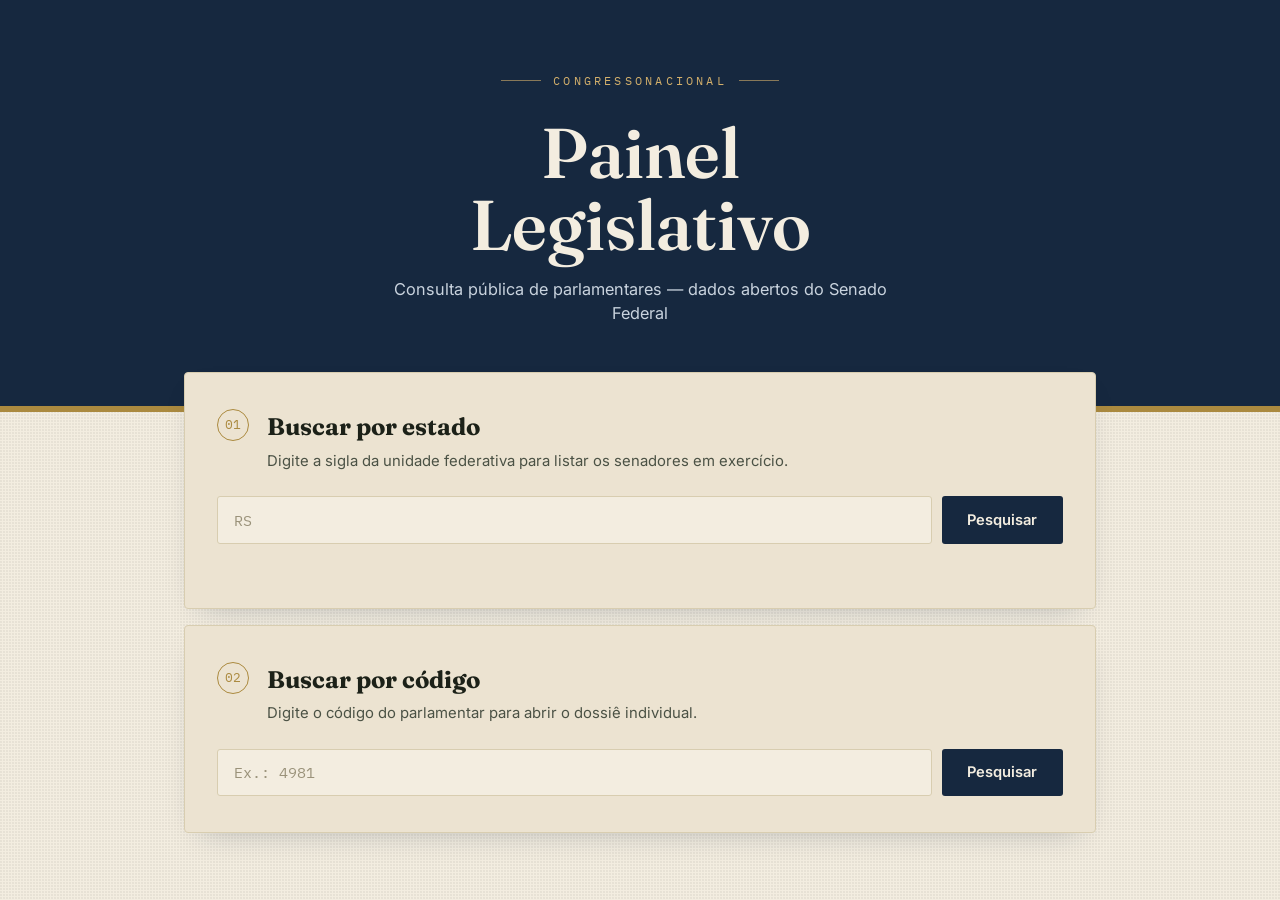
<file: index.html>
<!DOCTYPE html>
<html lang="pt-BR">

<head>

    <meta charset="UTF-8">
    <meta name="viewport" content="width=device-width, initial-scale=1.0">

    <title>Painel Legislativo — Senado Federal</title>

    <link rel="preconnect" href="https://fonts.googleapis.com">
    <link rel="preconnect" href="https://fonts.gstatic.com" crossorigin>

    <link href="https://fonts.googleapis.com/css2?family=Fraunces:opsz,wght@9..144,400;9..144,600;9..144,700&family=IBM+Plex+Mono:wght@400;500;600&family=Inter:wght@400;500;600&display=swap" rel="stylesheet">

    <link rel="stylesheet" href="css/busca.css">
    <link rel="stylesheet" href="css/geral.css">
    <link rel="stylesheet" href="css/parlamentares.css">
    <link rel="stylesheet" href="css/topo.css">

</head>


<body>

    <header class="topo">

        <div class="topo-selo">

            <span class="selo-linha"></span>

            <span class="selo-texto">
                CongressoNacional
            </span>

            <span class="selo-linha"></span>

        </div>


        <h1 class="titulo">
            Painel<br>Legislativo
        </h1>


        <p class="subtitulo">
            Consulta pública de parlamentares — dados abertos do Senado Federal
        </p>

    </header>



    <main>

        <!-- BUSCA POR ESTADO -->

        <section class="bloco">

            <div class="bloco-cabecalho">

                <span class="bloco-indice">01</span>

                <div>

                    <h2>Buscar por estado</h2>

                    <p>
                        Digite a sigla da unidade federativa para listar os senadores em exercício.
                    </p>

                </div>

            </div>


            <form class="form-busca" id="form-uf">

                <input
                    id="estado"
                    type="text"
                    maxlength="2"
                    placeholder="RS"
                    autocomplete="off"
                >

                <button type="submit">
                    Pesquisar
                </button>

            </form>


            <p class="status" id="status-uf" hidden></p>

            <div
                class="grade-fichas"
                id="resultados-uf">
            </div>

        </section>



        <!-- BUSCA POR CÓDIGO -->

        <section class="bloco">

            <div class="bloco-cabecalho">

                <span class="bloco-indice">02</span>

                <div>

                    <h2>Buscar por código</h2>

                    <p>
                        Digite o código do parlamentar para abrir o dossiê individual.
                    </p>

                </div>

            </div>


            <form class="form-busca" id="form-parlamentar">

                <input
                    id="cd_parlamentar"
                    type="text"
                    placeholder="Ex.: 4981"
                    autocomplete="off"
                >

                <button type="submit">
                    Pesquisar
                </button>

            </form>


            <p
                class="status"
                id="status-parlamentar"
                hidden>
            </p>


            <div id="resultado-parlamentar"></div>

        </section>

    </main>



    <!-- MODELO DA FICHA -->

    <template id="modelo-ficha">

        <a
            class="ficha"
            target="_blank"
            rel="noopener">

            <div class="ficha-foto">

                <img alt="">

            </div>


            <div class="ficha-corpo">

                <p class="ficha-partido-uf"></p>

                <h3 class="ficha-nome"></h3>

                <p class="ficha-codigo"></p>

            </div>

        </a>

    </template>



    <!-- MODELO DO DOSSIÊ -->

    <template id="modelo-dossie">

        <article class="dossie">

            <div class="dossie-cabecalho">

                <div class="dossie-foto">

                    <img alt="">

                </div>


                <div class="dossie-identificacao">

                    <p class="dossie-tratamento"></p>

                    <h3 class="dossie-nome"></h3>

                    <p class="dossie-partido-uf"></p>


                    <dl class="dossie-meta">

                        <div>
                            <dt>Código</dt>
                            <dd class="dossie-codigo"></dd>
                        </div>

                        <div>
                            <dt>E-mail</dt>
                            <dd class="dossie-email"></dd>
                        </div>

                        <div>
                            <dt>Nascimento</dt>
                            <dd class="dossie-nascimento"></dd>
                        </div>

                        <div>
                            <dt>Naturalidade</dt>
                            <dd class="dossie-naturalidade"></dd>
                        </div>

                    </dl>


                    <a
                        class="dossie-link"
                        target="_blank"
                        rel="noopener">

                        Página oficial no Senado ↗

                    </a>

                </div>

            </div>


            <div class="dossie-extra"></div>

        </article>

    </template>



    <!-- JAVASCRIPT -->

    <script src="js/estado.js"></script>
    <script src="js/eventos.js"></script>
    <script src="js/funcoes.js"></script>
    <script src="js/parlamentar.js"></script>

</body>

</html>
</file>
<file: css/busca.css>
.form-busca {

    display: flex;

    gap: .6rem;

    flex-wrap: wrap;
}


.form-busca input {

    flex: 1 1 220px;

    min-width: 0;

    padding: .8rem 1rem;

    background: var(--papel);

    border: 1px solid var(--linha);

    border-radius: 3px;

    color: var(--tinta);

    font-family: var(--f-mono);

    font-size: .95rem;

    text-transform: uppercase;
}


.form-busca input::placeholder {

    color: #9a927a;

    text-transform: none;
}


.form-busca input:focus {

    border-color: var(--marinho-2);
}


.form-busca button {

    padding: .8rem 1.6rem;

    background: var(--marinho);

    color: var(--papel);

    border: none;

    border-radius: 3px;

    font-family: var(--f-corpo);

    font-weight: 600;

    font-size: .92rem;

    cursor: pointer;
}


.form-busca button:hover {

    background: var(--marinho-2);
}


.status {

    margin: 1rem 0 0;

    color: var(--verde);

    font-family: var(--f-mono);

    font-size: .82rem;
}


.status.erro {

    color: #8a3b2f;
}
</file>
<file: css/geral.css>
:root {
    --papel: #f3ede0;
    --papel-alt: #ece3d1;
    --tinta: #1c2118;

    --marinho: #16283f;
    --marinho-2: #223a58;

    --latao: #ab8a3f;
    --latao-luz: #d4b06b;

    --verde: #35543f;
    --linha: #d8cdb0;

    --f-display: "Fraunces", serif;
    --f-corpo: "Inter", sans-serif;
    --f-mono: "IBM Plex Mono", monospace;
}


* {
    box-sizing: border-box;
}


html {
    scroll-behavior: smooth;
}


body {
    margin: 0;

    background: var(--papel);
    color: var(--tinta);

    font-family: var(--f-corpo);

    line-height: 1.5;
}


body::before {
    content: "";

    position: fixed;

    inset: 0;

    pointer-events: none;

    background-image: radial-gradient(
        circle at 1px 1px,
        rgba(28, 33, 24, .05) 1px,
        transparent 0
    );

    background-size: 3px 3px;

    z-index: 0;
}


main,
header {

    position: relative;

    z-index: 1;
}


:focus-visible {

    outline: 2px solid var(--latao);

    outline-offset: 3px;
}


main {

    max-width: 960px;

    margin: 0 auto;

    padding: 0 1.5rem;
}


.bloco {

    margin-top: -2.5rem;

    margin-bottom: 3.5rem;

    padding: 2.25rem 2rem;

    background: var(--papel-alt);

    border: 1px solid var(--linha);

    border-radius: 4px;

    box-shadow: 0 12px 30px -18px rgba(22, 40, 63, .35);
}


.bloco-cabecalho {

    display: flex;

    align-items: flex-start;

    gap: 1.1rem;

    margin-bottom: 1.5rem;
}


.bloco-indice {

    width: 2rem;
    height: 2rem;

    flex: none;

    display: grid;

    place-items: center;

    border: 1px solid var(--latao);

    border-radius: 50%;

    color: var(--latao);

    font-family: var(--f-mono);

    font-size: .8rem;
}


.bloco-cabecalho h2 {

    margin: 0 0 .3rem;

    font-family: var(--f-display);

    font-size: 1.5rem;
}


.bloco-cabecalho p {

    margin: 0;

    color: #4b5245;

    font-size: .93rem;
}


@media (max-width: 560px) {

    .bloco {

        padding: 1.75rem 1.25rem;
    }

}
</file>
<file: css/parlamentares.css>
/* FICHAS */

.grade-fichas {

    display: grid;

    grid-template-columns:
        repeat(auto-fill, minmax(240px, 1fr));

    gap: 1rem;

    margin-top: 1.75rem;
}


.ficha {

    display: flex;

    gap: .9rem;

    padding: .9rem;

    background: var(--papel);

    border: 1px solid var(--linha);

    border-radius: 3px;

    color: inherit;

    text-decoration: none;
}


.ficha:hover {

    border-color: var(--latao);

    transform: translateY(-2px);
}


.ficha-foto {

    width: 56px;

    height: 56px;

    flex: none;

    overflow: hidden;

    background: var(--papel-alt);

    border-radius: 2px;
}


.ficha-foto img {

    width: 100%;

    height: 100%;

    object-fit: cover;

    display: block;
}


.ficha-corpo {

    min-width: 0;
}


.ficha-partido-uf {

    margin: 0 0 .2rem;

    color: var(--verde);

    font-family: var(--f-mono);

    font-size: .7rem;

    letter-spacing: .06em;

    text-transform: uppercase;
}


.ficha-nome {

    margin: 0 0 .2rem;

    font-family: var(--f-display);

    font-size: 1rem;
}


.ficha-codigo {

    margin: 0;

    color: #8a8272;

    font-family: var(--f-mono);

    font-size: .72rem;
}



/* DOSSIÊ */

.dossie {

    margin-top: 1.75rem;

    padding-top: 1.75rem;

    border-top: 1px solid var(--linha);
}


.dossie-cabecalho {

    display: flex;

    gap: 1.5rem;

    flex-wrap: wrap;
}


.dossie-foto {

    width: 120px;

    height: 150px;

    flex: none;

    overflow: hidden;

    background: var(--papel);

    border: 1px solid var(--linha);

    border-radius: 2px;
}


.dossie-foto img {

    width: 100%;

    height: 100%;

    object-fit: cover;

    display: block;
}


.dossie-identificacao {

    flex: 1 1 280px;

    min-width: 0;
}


.dossie-tratamento {

    margin: 0;

    color: var(--verde);

    font-family: var(--f-mono);

    font-size: .72rem;

    letter-spacing: .1em;

    text-transform: uppercase;
}


.dossie-nome {

    margin: .15rem 0 .25rem;

    font-family: var(--f-display);

    font-size: 1.7rem;

    line-height: 1.1;
}


.dossie-partido-uf {

    margin: 0 0 1rem;

    color: #4b5245;

    font-family: var(--f-mono);

    font-size: .85rem;
}


.dossie-meta {

    display: grid;

    grid-template-columns:
        repeat(auto-fit, minmax(140px, 1fr));

    gap: .8rem 1.5rem;

    margin: 0 0 1rem;
}


.dossie-meta dt {

    margin-bottom: .15rem;

    color: #9a927a;

    font-family: var(--f-mono);

    font-size: .68rem;

    letter-spacing: .08em;

    text-transform: uppercase;
}


.dossie-meta dd {

    margin: 0;

    font-size: .92rem;
}


.dossie-link {

    color: var(--marinho);

    font-size: .88rem;

    font-weight: 600;

    text-decoration: none;

    border-bottom: 1px solid var(--latao);
}


.dossie-link:hover {

    color: var(--marinho-2);
}


.dossie-extra {

    min-height: 2rem;

    margin-top: 1.75rem;

    padding-top: 1.5rem;

    color: #4b5245;

    border-top: 1px dashed var(--linha);
}


@media (max-width: 560px) {

    .dossie-cabecalho {

        flex-direction: column;
    }


    .dossie-foto {

        width: 100px;

        height: 125px;
    }

}
</file>
<file: css/topo.css>
.topo {

    padding: 4.5rem 1.5rem 5rem;

    background: var(--marinho);

    color: var(--papel);

    text-align: center;

    border-bottom: 6px solid var(--latao);
}


.topo-selo {

    display: flex;

    align-items: center;

    justify-content: center;

    gap: .75rem;

    margin-bottom: 1.75rem;

    color: var(--latao-luz);

    font-family: var(--f-mono);

    font-size: .72rem;

    letter-spacing: .28em;

    text-transform: uppercase;
}


.selo-linha {

    width: 40px;

    height: 1px;

    background: var(--latao-luz);

    opacity: .6;
}


.titulo {

    margin: 0 0 1rem;

    font-family: var(--f-display);

    font-weight: 600;

    font-size: clamp(2.6rem, 6vw, 4.4rem);

    line-height: 1.02;
}


.subtitulo {

    max-width: 34rem;

    margin: 0 auto;

    color: #c9d3de;

    font-size: 1.02rem;
}


@media (max-width: 560px) {

    .topo {

        padding: 3.5rem 1.25rem 4rem;
    }

}
</file>
<file: Projeto Político/css/geral.css>
:root {
    --papel: #f3ede0;
    --papel-alt: #ece3d1;
    --tinta: #1c2118;

    --marinho: #16283f;
    --marinho-2: #223a58;

    --latao: #ab8a3f;
    --latao-luz: #d4b06b;

    --verde: #35543f;
    --linha: #d8cdb0;

    --f-display: "Fraunces", serif;
    --f-corpo: "Inter", sans-serif;
    --f-mono: "IBM Plex Mono", monospace;
}


* {
    box-sizing: border-box;
}


html {
    scroll-behavior: smooth;
}


body {
    margin: 0;

    background: var(--papel);
    color: var(--tinta);

    font-family: var(--f-corpo);

    line-height: 1.5;
}


body::before {
    content: "";

    position: fixed;

    inset: 0;

    pointer-events: none;

    background-image: radial-gradient(
        circle at 1px 1px,
        rgba(28, 33, 24, .05) 1px,
        transparent 0
    );

    background-size: 3px 3px;

    z-index: 0;
}


main,
header {

    position: relative;

    z-index: 1;
}


:focus-visible {

    outline: 2px solid var(--latao);

    outline-offset: 3px;
}


main {

    max-width: 960px;

    margin: 0 auto;

    padding: 0 1.5rem;
}


.bloco {

    margin-top: -2.5rem;

    margin-bottom: 3.5rem;

    padding: 2.25rem 2rem;

    background: var(--papel-alt);

    border: 1px solid var(--linha);

    border-radius: 4px;

    box-shadow: 0 12px 30px -18px rgba(22, 40, 63, .35);
}


.bloco-cabecalho {

    display: flex;

    align-items: flex-start;

    gap: 1.1rem;

    margin-bottom: 1.5rem;
}


.bloco-indice {

    width: 2rem;
    height: 2rem;

    flex: none;

    display: grid;

    place-items: center;

    border: 1px solid var(--latao);

    border-radius: 50%;

    color: var(--latao);

    font-family: var(--f-mono);

    font-size: .8rem;
}


.bloco-cabecalho h2 {

    margin: 0 0 .3rem;

    font-family: var(--f-display);

    font-size: 1.5rem;
}


.bloco-cabecalho p {

    margin: 0;

    color: #4b5245;

    font-size: .93rem;
}


@media (max-width: 560px) {

    .bloco {

        padding: 1.75rem 1.25rem;
    }

}
</file>
<file: Projeto Político/css/topo.css>
.topo {

    padding: 4.5rem 1.5rem 5rem;

    background: var(--marinho);

    color: var(--papel);

    text-align: center;

    border-bottom: 6px solid var(--latao);
}


.topo-selo {

    display: flex;

    align-items: center;

    justify-content: center;

    gap: .75rem;

    margin-bottom: 1.75rem;

    color: var(--latao-luz);

    font-family: var(--f-mono);

    font-size: .72rem;

    letter-spacing: .28em;

    text-transform: uppercase;
}


.selo-linha {

    width: 40px;

    height: 1px;

    background: var(--latao-luz);

    opacity: .6;
}


.titulo {

    margin: 0 0 1rem;

    font-family: var(--f-display);

    font-weight: 600;

    font-size: clamp(2.6rem, 6vw, 4.4rem);

    line-height: 1.02;
}


.subtitulo {

    max-width: 34rem;

    margin: 0 auto;

    color: #c9d3de;

    font-size: 1.02rem;
}


@media (max-width: 560px) {

    .topo {

        padding: 3.5rem 1.25rem 4rem;
    }

}
</file>
<file: Projeto Político/css/busca.css>
.form-busca {

    display: flex;

    gap: .6rem;

    flex-wrap: wrap;
}


.form-busca input {

    flex: 1 1 220px;

    min-width: 0;

    padding: .8rem 1rem;

    background: var(--papel);

    border: 1px solid var(--linha);

    border-radius: 3px;

    color: var(--tinta);

    font-family: var(--f-mono);

    font-size: .95rem;

    text-transform: uppercase;
}


.form-busca input::placeholder {

    color: #9a927a;

    text-transform: none;
}


.form-busca input:focus {

    border-color: var(--marinho-2);
}


.form-busca button {

    padding: .8rem 1.6rem;

    background: var(--marinho);

    color: var(--papel);

    border: none;

    border-radius: 3px;

    font-family: var(--f-corpo);

    font-weight: 600;

    font-size: .92rem;

    cursor: pointer;
}


.form-busca button:hover {

    background: var(--marinho-2);
}


.status {

    margin: 1rem 0 0;

    color: var(--verde);

    font-family: var(--f-mono);

    font-size: .82rem;
}


.status.erro {

    color: #8a3b2f;
}
</file>
<file: Projeto Político/css/parlamentares.css>
/* FICHAS */

.grade-fichas {

    display: grid;

    grid-template-columns:
        repeat(auto-fill, minmax(240px, 1fr));

    gap: 1rem;

    margin-top: 1.75rem;
}


.ficha {

    display: flex;

    gap: .9rem;

    padding: .9rem;

    background: var(--papel);

    border: 1px solid var(--linha);

    border-radius: 3px;

    color: inherit;

    text-decoration: none;
}


.ficha:hover {

    border-color: var(--latao);

    transform: translateY(-2px);
}


.ficha-foto {

    width: 56px;

    height: 56px;

    flex: none;

    overflow: hidden;

    background: var(--papel-alt);

    border-radius: 2px;
}


.ficha-foto img {

    width: 100%;

    height: 100%;

    object-fit: cover;

    display: block;
}


.ficha-corpo {

    min-width: 0;
}


.ficha-partido-uf {

    margin: 0 0 .2rem;

    color: var(--verde);

    font-family: var(--f-mono);

    font-size: .7rem;

    letter-spacing: .06em;

    text-transform: uppercase;
}


.ficha-nome {

    margin: 0 0 .2rem;

    font-family: var(--f-display);

    font-size: 1rem;
}


.ficha-codigo {

    margin: 0;

    color: #8a8272;

    font-family: var(--f-mono);

    font-size: .72rem;
}



/* DOSSIÊ */

.dossie {

    margin-top: 1.75rem;

    padding-top: 1.75rem;

    border-top: 1px solid var(--linha);
}


.dossie-cabecalho {

    display: flex;

    gap: 1.5rem;

    flex-wrap: wrap;
}


.dossie-foto {

    width: 120px;

    height: 150px;

    flex: none;

    overflow: hidden;

    background: var(--papel);

    border: 1px solid var(--linha);

    border-radius: 2px;
}


.dossie-foto img {

    width: 100%;

    height: 100%;

    object-fit: cover;

    display: block;
}


.dossie-identificacao {

    flex: 1 1 280px;

    min-width: 0;
}


.dossie-tratamento {

    margin: 0;

    color: var(--verde);

    font-family: var(--f-mono);

    font-size: .72rem;

    letter-spacing: .1em;

    text-transform: uppercase;
}


.dossie-nome {

    margin: .15rem 0 .25rem;

    font-family: var(--f-display);

    font-size: 1.7rem;

    line-height: 1.1;
}


.dossie-partido-uf {

    margin: 0 0 1rem;

    color: #4b5245;

    font-family: var(--f-mono);

    font-size: .85rem;
}


.dossie-meta {

    display: grid;

    grid-template-columns:
        repeat(auto-fit, minmax(140px, 1fr));

    gap: .8rem 1.5rem;

    margin: 0 0 1rem;
}


.dossie-meta dt {

    margin-bottom: .15rem;

    color: #9a927a;

    font-family: var(--f-mono);

    font-size: .68rem;

    letter-spacing: .08em;

    text-transform: uppercase;
}


.dossie-meta dd {

    margin: 0;

    font-size: .92rem;
}


.dossie-link {

    color: var(--marinho);

    font-size: .88rem;

    font-weight: 600;

    text-decoration: none;

    border-bottom: 1px solid var(--latao);
}


.dossie-link:hover {

    color: var(--marinho-2);
}


.dossie-extra {

    min-height: 2rem;

    margin-top: 1.75rem;

    padding-top: 1.5rem;

    color: #4b5245;

    border-top: 1px dashed var(--linha);
}


@media (max-width: 560px) {

    .dossie-cabecalho {

        flex-direction: column;
    }


    .dossie-foto {

        width: 100px;

        height: 125px;
    }

}
</file>
